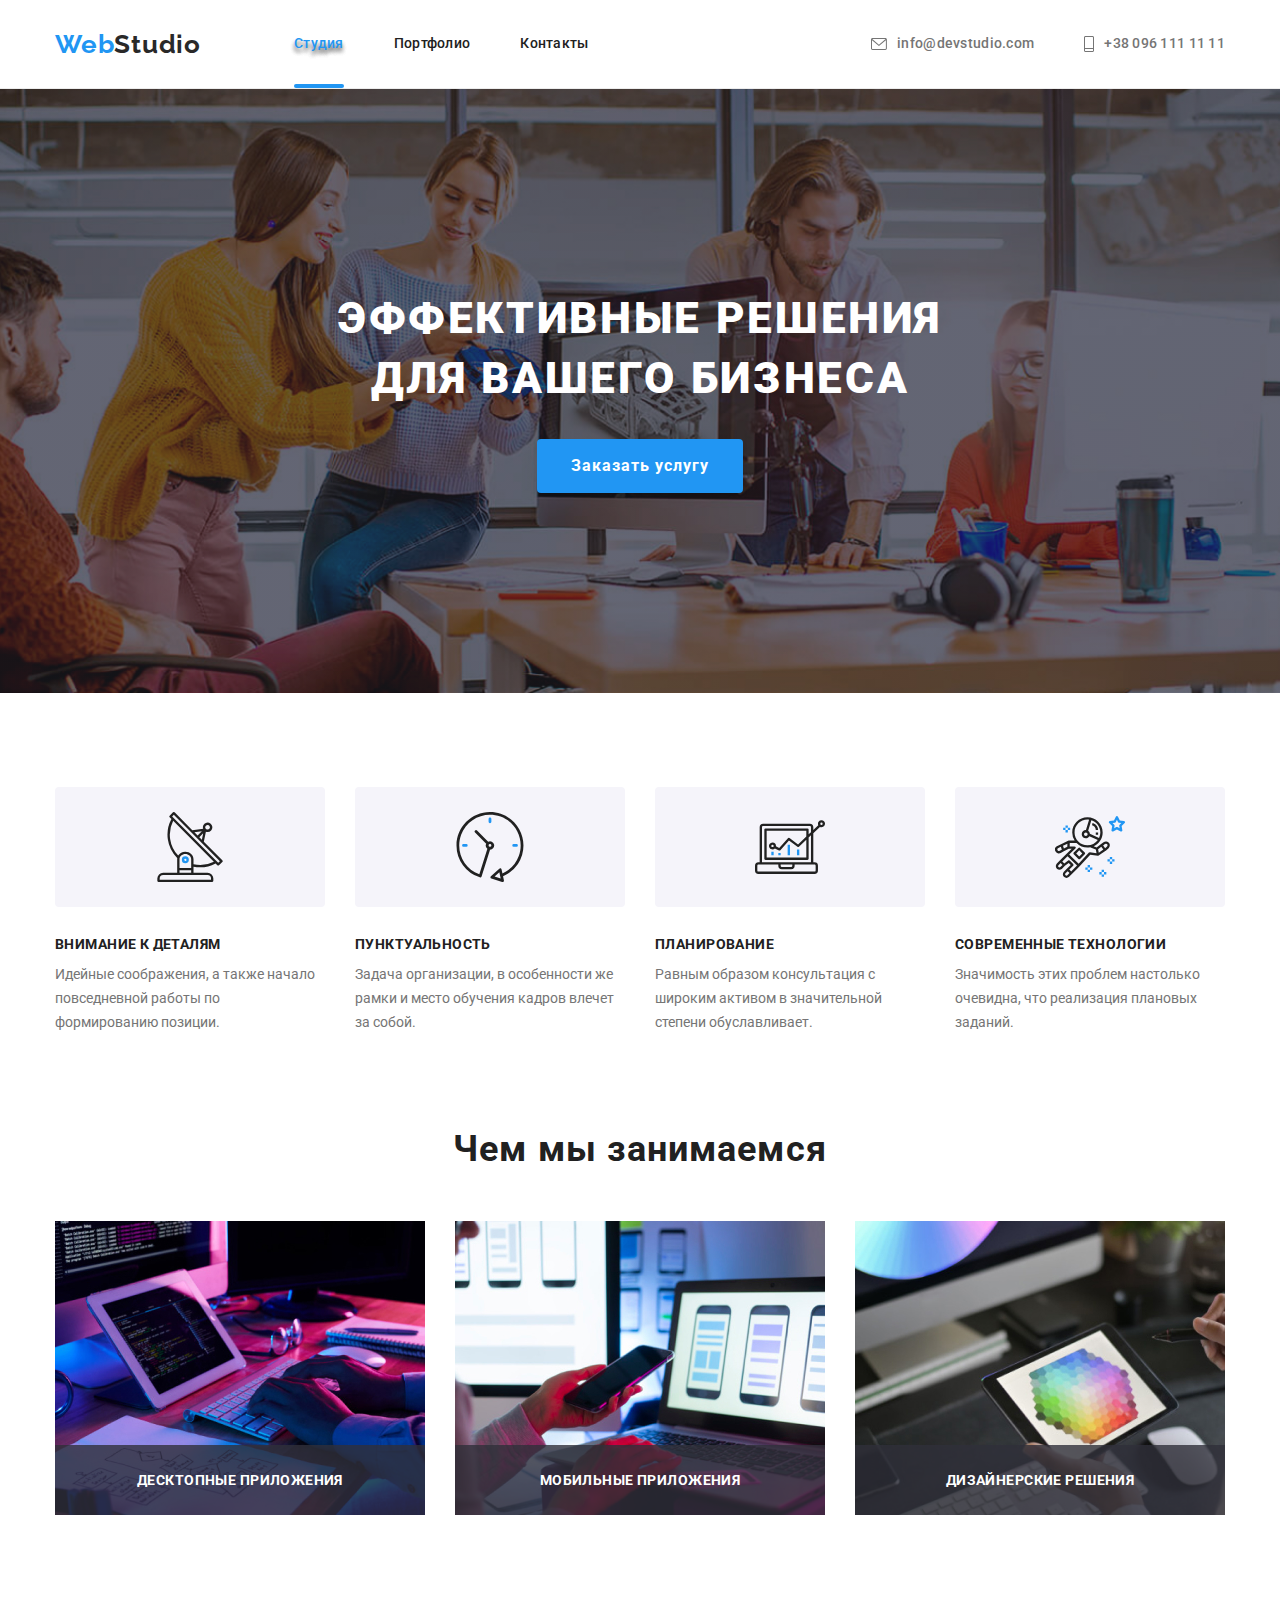
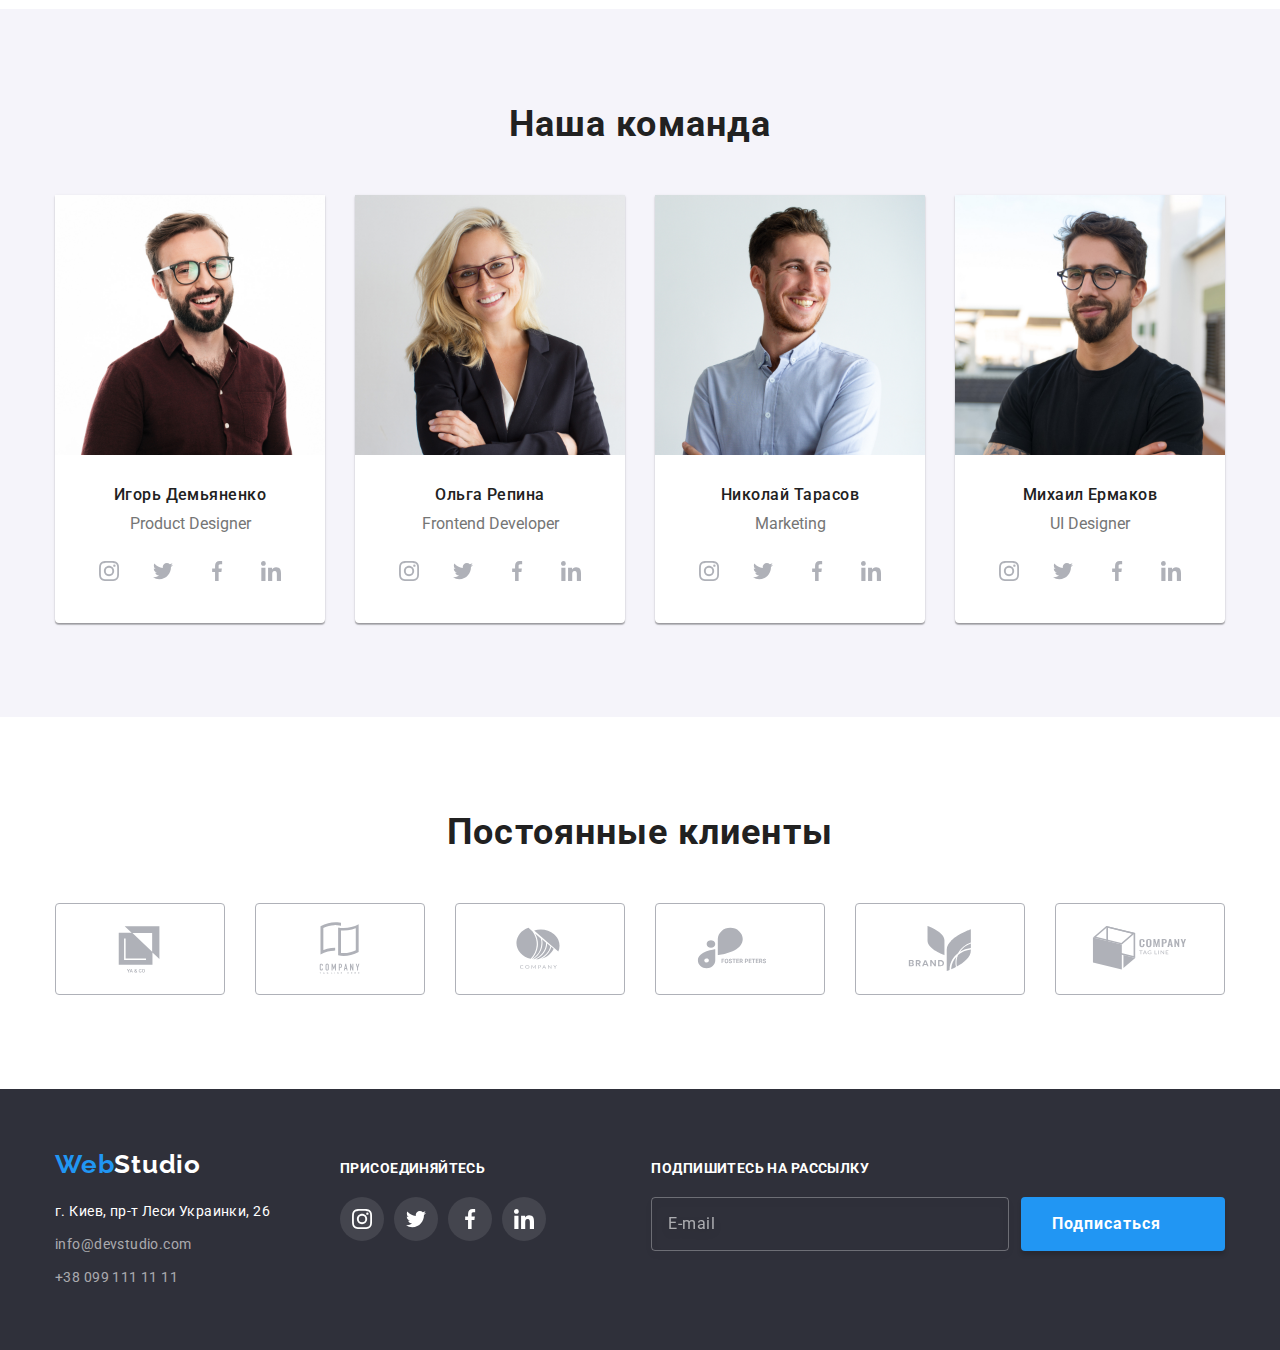
<file: index.html>
<!DOCTYPE html>
<html lang="ru">
  <head>
    <meta charset="UTF-8" />
    <meta http-equiv="X-UA-Compatible" content="IE=edge" />
    <meta name="viewport" content="width=device-width, initial-scale=1.0" />
    <link rel="preconnect" href="https://fonts.googleapis.com" />
    <link rel="preconnect" href="https://fonts.gstatic.com" crossorigin />
    <link
      href="https://fonts.googleapis.com/css2?family=Raleway:wght@700&family=Roboto:wght@400;500;700;900&display=swap"
      rel="stylesheet"
    />
    <!-- Normalize styles start -->
    <link
      rel="stylesheet"
      href="https://cdnjs.cloudflare.com/ajax/libs/modern-normalize/1.1.0/modern-normalize.min.css"
    />
    <!-- Normalize styles end -->
    <link rel="stylesheet" href="./css/main.min.css" />
    <title>Web Studio</title>
  </head>

  <body>
    <header class="header">
      <div class="header__container container">
        <a class="logo" href="./index.html"
          ><span class="logo-left" lang="en">Web</span
          ><span class="logo-right" lang="en">Studio</span></a
        >
        <nav class="pagination">
          <ul class="pagination__list list">
            <li class="pagination__item">
              <a class="pagination__link current" href="./index.html">Студия</a>
            </li>
            <li class="pagination__item">
              <a class="pagination__link" href="./portfolio.html">Портфолио</a>
            </li>
            <li class="pagination__item">
              <a class="pagination__link" href="">Контакты</a>
            </li>
          </ul>
        </nav>
        <div class="contacts">
          <ul class="contacts__list list">
            <li class="contacts__item">
              <a class="contacts__link" href="mailto:info@devstudio.com"
                ><svg class="contacts__icon" width="16" height="12">
                  <use href="./images/logo.svg#icon-mail"></use>
                </svg>
                info@devstudio.com</a
              >
            </li>
            <li class="contacts__item">
              <a class="contacts__link" href="tel:+380961111111"
                ><svg class="contacts__icon" width="10" height="16">
                  <use href="./images/logo.svg#icon-phone"></use>
                </svg>
                +38 096 111 11 11</a
              >
            </li>
          </ul>
        </div>
      </div>
    </header>
    <main>
      <!-- Секция Банер -->
      <section class="baner">
        <div class="baner__container container">
          <h1 class="baner__text">Эффективные решения для вашего бизнеса</h1>
          <button class="baner__btn" type="button" data-modal-open>
            Заказать услугу
          </button>
        </div>
      </section>

      <!-- Секция Наши особенности -->
      <section class="credo">
        <div class="container">
          <h2 hidden>Наши особенности</h2>
          <ul class="credo__list list">
            <li class="credo__item">
              <div class="credo__iconbox">
                <svg class="credo__iconsvg" width="70" height="70">
                  <use href="./images/logo.svg#icon-antenna"></use>
                </svg>
              </div>
              <h3 class="credo__title">Внимание к деталям</h3>
              <p class="credo__textstyle">
                Идейные соображения, а также начало повседневной работы по
                формированию позиции.
              </p>
            </li>
            <li class="credo__item">
              <div class="credo__iconbox">
                <svg class="credo__iconsvg" width="70" height="70">
                  <use href="./images/logo.svg#icon-clock"></use>
                </svg>
              </div>
              <h3 class="credo__title">Пунктуальность</h3>
              <p class="credo__textstyle">
                Задача организации, в особенности же рамки и место обучения
                кадров влечет за собой.
              </p>
            </li>
            <li class="credo__item">
              <div class="credo__iconbox">
                <svg class="credo__iconsvg" width="70" height="70">
                  <use href="./images/logo.svg#icon-diagram"></use>
                </svg>
              </div>
              <h3 class="credo__title">Планирование</h3>
              <p class="credo__textstyle">
                Равным образом консультация с широким активом в значительной
                степени обуславливает.
              </p>
            </li>
            <li class="credo__item">
              <div class="credo__iconbox">
                <svg class="credo__iconsvg" width="70" height="70">
                  <use href="./images/logo.svg#icon-astronaut"></use>
                </svg>
              </div>
              <h3 class="credo__title">Современные технологии</h3>
              <p class="credo__textstyle">
                Значимость этих проблем настолько очевидна, что реализация
                плановых заданий.
              </p>
            </li>
          </ul>
        </div>
      </section>
      <!-- Секция Наш профиль -->
      <section class="profile">
        <div class="container">
          <h2 class="profile__title title">Чем мы занимаемся</h2>
          <ul class="profile__list list">
            <li class="profile__item">
              <img
                src="./images/profiles/img.jpg"
                alt="программист работает на своем рабочем месте"
                width="370"
                height="294"
              />
              <p class="profile__label">десктопные приложения</p>
            </li>
            <li class="profile__item">
              <img
                src="./images/profiles/img-1.jpg"
                alt="разработка мобильных приложений командой разработчиков"
                width="370"
                height="294"
              />
              <p class="profile__label">мобильные приложения</p>
            </li>
            <li class="profile__item">
              <img
                src="./images/profiles/img-2.jpg"
                alt="Веб дизайнер выбирает цвет на графическом планшете"
                width="370"
                height="294"
              />
              <p class="profile__label">дизайнерские решения</p>
            </li>
          </ul>
        </div>
      </section>

      <!-- Секция Наша команда -->
      <section class="team">
        <div class="container">
          <h2 class="team__title title">Наша команда</h2>
          <ul class="team__list list">
            <li class="worker">
              <article class="worker__card">
                <div class="worker__foto">
                  <img
                    src="./images/team/img.jpg"
                    alt="Игорь Демьяненко"
                    width="270"
                    height="260"
                  />
                </div>
                <div class="worker__info">
                  <h3 class="worker__name">Игорь Демьяненко</h3>
                  <p class="worker__position" lang="en">Product Designer</p>
                  <div class="social">
                    <ul class="social__list list">
                      <li class="social__item">
                        <a
                          class="social__link"
                          href=""
                          target="_blank"
                          rel="noopener noreferrer"
                          aria-label="instagram"
                        >
                          <svg class="social__icon" width="20" height="20">
                            <use href="./images/logo.svg#icon-instagram"></use>
                          </svg>
                        </a>
                      </li>
                      <li class="social__item">
                        <a
                          class="social__link"
                          href=""
                          target="_blank"
                          rel="noopener noreferrer"
                          aria-label="twitter"
                        >
                          <svg class="social__icon" width="20" height="20">
                            <use href="./images/logo.svg#icon-twitter"></use>
                          </svg>
                        </a>
                      </li>
                      <li class="social__item">
                        <a
                          class="social__link"
                          href=""
                          target="_blank"
                          rel="noopener noreferrer"
                          aria-label="facebook"
                        >
                          <svg class="social__icon" width="20" height="20">
                            <use href="./images/logo.svg#icon-facebook"></use>
                          </svg>
                        </a>
                      </li>
                      <li class="social__item">
                        <a
                          class="social__link"
                          href=""
                          target="_blank"
                          rel="noopener noreferrer"
                          aria-label="linkedin"
                        >
                          <svg class="social__icon" width="20" height="20">
                            <use href="./images/logo.svg#icon-linkedin"></use>
                          </svg>
                        </a>
                      </li>
                    </ul>
                  </div>
                </div>
              </article>
            </li>
            <li class="worker">
              <article class="worker__card">
                <div class="worker__foto">
                  <img
                    src="./images/team/img-1.jpg"
                    alt="Ольга Репина"
                    width="270"
                    height="260"
                  />
                </div>
                <div class="worker__info">
                  <h3 class="worker__name">Ольга Репина</h3>
                  <p class="worker__position" lang="en">Frontend Developer</p>
                  <div class="social">
                    <ul class="social__list list">
                      <li class="social__item">
                        <a
                          class="social__link"
                          href=""
                          target="_blank"
                          rel="noopener noreferrer"
                          aria-label="instagram"
                        >
                          <svg class="social__icon" width="20" height="20">
                            <use href="./images/logo.svg#icon-instagram"></use>
                          </svg>
                        </a>
                      </li>
                      <li class="social__item">
                        <a
                          class="social__link"
                          href=""
                          target="_blank"
                          rel="noopener noreferrer"
                          aria-label="twitter"
                        >
                          <svg class="social__icon" width="20" height="20">
                            <use href="./images/logo.svg#icon-twitter"></use>
                          </svg>
                        </a>
                      </li>
                      <li class="social__item">
                        <a
                          class="social__link"
                          href=""
                          target="_blank"
                          rel="noopener noreferrer"
                          aria-label="facebook"
                        >
                          <svg class="social__icon" width="20" height="20">
                            <use href="./images/logo.svg#icon-facebook"></use>
                          </svg>
                        </a>
                      </li>
                      <li class="social__item">
                        <a
                          class="social__link"
                          href=""
                          target="_blank"
                          rel="noopener noreferrer"
                          aria-label="linkedin"
                        >
                          <svg class="social__icon" width="20" height="20">
                            <use href="./images/logo.svg#icon-linkedin"></use>
                          </svg>
                        </a>
                      </li>
                    </ul>
                  </div>
                </div>
              </article>
            </li>
            <li class="worker">
              <article class="worker__card">
                <div class="worker__foto">
                  <img
                    src="./images/team/img-2.jpg"
                    alt="Николай Тарасов"
                    width="270"
                    height="260"
                  />
                </div>
                <div class="worker__info">
                  <h3 class="worker__name">Николай Тарасов</h3>
                  <p class="worker__position" lang="en">Marketing</p>
                  <div class="social">
                    <ul class="social__list list">
                      <li class="social__item">
                        <a
                          class="social__link"
                          href=""
                          target="_blank"
                          rel="noopener noreferrer"
                          aria-label="instagram"
                        >
                          <svg class="social__icon" width="20" height="20">
                            <use href="./images/logo.svg#icon-instagram"></use>
                          </svg>
                        </a>
                      </li>
                      <li class="social__item">
                        <a
                          class="social__link"
                          href=""
                          target="_blank"
                          rel="noopener noreferrer"
                          aria-label="twitter"
                        >
                          <svg class="social__icon" width="20" height="20">
                            <use href="./images/logo.svg#icon-twitter"></use>
                          </svg>
                        </a>
                      </li>
                      <li class="social__item">
                        <a
                          class="social__link"
                          href=""
                          target="_blank"
                          rel="noopener noreferrer"
                          aria-label="facebook"
                        >
                          <svg class="social__icon" width="20" height="20">
                            <use href="./images/logo.svg#icon-facebook"></use>
                          </svg>
                        </a>
                      </li>
                      <li class="social__item">
                        <a
                          class="social__link"
                          href=""
                          target="_blank"
                          rel="noopener noreferrer"
                          aria-label="linkedin"
                        >
                          <svg class="social__icon" width="20" height="20">
                            <use href="./images/logo.svg#icon-linkedin"></use>
                          </svg>
                        </a>
                      </li>
                    </ul>
                  </div>
                </div>
              </article>
            </li>
            <li class="worker">
              <article class="worker__card">
                <div class="worker__foto">
                  <img
                    src="./images/team/img-3.jpg"
                    alt="Михаил Ермаков"
                    width="270"
                    height="260"
                  />
                </div>
                <div class="worker__info">
                  <h3 class="worker__name">Михаил Ермаков</h3>
                  <p class="worker__position" lang="en">UI Designer</p>
                  <div class="social">
                    <ul class="social__list list">
                      <li class="social__item">
                        <a
                          class="social__link"
                          href=""
                          target="_blank"
                          rel="noopener noreferrer"
                          aria-label="instagram"
                        >
                          <svg class="social__icon" width="20" height="20">
                            <use href="./images/logo.svg#icon-instagram"></use>
                          </svg>
                        </a>
                      </li>
                      <li class="social__item">
                        <a
                          class="social__link"
                          href=""
                          target="_blank"
                          rel="noopener noreferrer"
                          aria-label="twitter"
                        >
                          <svg class="social__icon" width="20" height="20">
                            <use href="./images/logo.svg#icon-twitter"></use>
                          </svg>
                        </a>
                      </li>
                      <li class="social__item">
                        <a
                          class="social__link"
                          href=""
                          target="_blank"
                          rel="noopener noreferrer"
                          aria-label="facebook"
                        >
                          <svg class="social__icon" width="20" height="20">
                            <use href="./images/logo.svg#icon-facebook"></use>
                          </svg>
                        </a>
                      </li>
                      <li class="social__item">
                        <a
                          class="social__link"
                          href=""
                          target="_blank"
                          rel="noopener noreferrer"
                          aria-label="linkedin"
                        >
                          <svg class="social__icon" width="20" height="20">
                            <use href="./images/logo.svg#icon-linkedin"></use>
                          </svg>
                        </a>
                      </li>
                    </ul>
                  </div>
                </div>
              </article>
            </li>
          </ul>
        </div>
      </section>

      <!-- Постоянные клиенты -->
      <section class="customers">
        <div class="container">
          <h2 class="customers__title title">Постоянные клиенты</h2>
          <ul class="customers__list list">
            <li class="customers__card">
              <a
                class="customers__link"
                href=""
                target="_blank"
                rel="noopener noreferrer"
                aria-label="customer"
              >
                <svg class="customers__icon" width="106" height="60">
                  <use href="./images/logo.svg#icon-client-1"></use>
                </svg>
              </a>
            </li>
            <li class="customers__card">
              <a
                class="customers__link"
                href=""
                target="_blank"
                rel="noopener noreferrer"
                aria-label="customer"
              >
                <svg class="customers__icon" width="106" height="60">
                  <use href="./images/logo.svg#icon-client-2"></use>
                </svg>
              </a>
            </li>
            <li class="customers__card">
              <a
                class="customers__link"
                href=""
                target="_blank"
                rel="noopener noreferrer"
                aria-label="customer"
              >
                <svg class="customers__icon" width="106" height="60">
                  <use xlink:href="./images/logo.svg#icon-client-3"></use>
                </svg>
              </a>
            </li>
            <li class="customers__card">
              <a
                class="customers__link"
                href=""
                target="_blank"
                rel="noopener noreferrer"
                aria-label="customer"
              >
                <svg class="customers__icon" width="106" height="60">
                  <use xlink:href="./images/logo.svg#icon-client-4"></use>
                </svg>
              </a>
            </li>
            <li class="customers__card">
              <a
                class="customers__link"
                href=""
                target="_blank"
                rel="noopener noreferrer"
                aria-label="customer"
              >
                <svg class="customers__icon" width="106" height="60">
                  <use xlink:href="./images/logo.svg#icon-client-5"></use>
                </svg>
              </a>
            </li>
            <li class="customers__card">
              <a
                class="customers__link"
                href=""
                target="_blank"
                rel="noopener noreferrer"
                aria-label="customer"
              >
                <svg class="customers__icon" width="106" height="60">
                  <use xlink:href="./images/logo.svg#icon-client-6"></use>
                </svg>
              </a>
            </li>
          </ul>
        </div>
      </section>
    </main>
    <footer class="footer">
      <div class="footer__container container">
        <div class="sidebar">
          <a class="logo" href="./index.html"
            ><span class="logo-left" lang="en">Web</span
            ><span class="footerlogo-right" lang="en">Studio</span></a
          >
          <address class="adress">
            <ul class="adress__list list">
              <li class="adress__item">
                <a
                  class="adress__link adress__link--google"
                  href="https://goo.gl/maps/45dkTTZUXiDFG3Hn6"
                  >г. Киев, пр-т Леси Украинки, 26</a
                >
              </li>
              <li class="adress__item">
                <a
                  class="adress__link adress__link--mail"
                  href="mailto:info@devstudio.com"
                  >info@devstudio.com</a
                >
              </li>
              <li class="adress__item">
                <a
                  class="adress__link adress__link--tel"
                  href="tel:+380991111111"
                  >+38 099 111 11 11</a
                >
              </li>
            </ul>
          </address>
        </div>
        <div class="social">
          <h2 class="social__title">присоединяйтесь</h2>
          <ul class="social__list list">
            <li>
              <a
                class="social__link social__link--footer"
                href=""
                target="_blank"
                rel="noopener noreferrer"
                aria-label="instagram"
              >
                <svg class="social__icon" width="20" height="20">
                  <use href="./images/logo.svg#icon-instagram"></use>
                </svg>
              </a>
            </li>
            <li>
              <a
                class="social__link social__link--footer"
                href=""
                target="_blank"
                rel="noopener noreferrer"
                aria-label="twitter"
              >
                <svg class="social__icon" width="20" height="20">
                  <use href="./images/logo.svg#icon-twitter"></use>
                </svg>
              </a>
            </li>
            <li>
              <a
                class="social__link social__link--footer"
                href=""
                target="_blank"
                rel="noopener noreferrer"
                aria-label="facebook"
              >
                <svg class="social__icon" width="20" height="20">
                  <use href="./images/logo.svg#icon-facebook"></use>
                </svg>
              </a>
            </li>
            <li>
              <a
                class="social__link social__link--footer"
                href=""
                target="_blank"
                rel="noopener noreferrer"
                aria-label="linkedin"
              >
                <svg class="social__icon" width="20" height="20">
                  <use href="./images/logo.svg#icon-linkedin"></use>
                </svg>
              </a>
            </li>
          </ul>
        </div>
        <div class="mailbox">
          <h2 class="mailbox__title">подпишитесь на рассылку</h2>
          <form action="javascript:void(0);">
            <div class="mailbox__block">
              <input
                class="mailbox__input"
                type="email"
                name="footer-mail-input"
                placeholder="E-mail"
              />
              <div class="mailbox__btn-container">
                <button class="mailbox__btn" type="submit">Подписаться</button>
                <svg class="mailbox__icon" width="24" height="24">
                  <use href="./images/logo.svg#icon-airplane-btn"></use>
                </svg>
              </div>
            </div>
          </form>
        </div>
      </div>
    </footer>

    <!-- Модальное окно -->
    <div class="backdrop is-hidden" data-modal>
      <div class="modal">
        <button class="close-btn" type="button" data-modal-close>
          <svg width="18" height="18">
            <use href="./images/logo.svg#icon-close-btn"></use>
          </svg>
        </button>
        <form action="javascript:void(0);">
          <div class="modal__interactive">
            <strong class="modal__main-title"
              >Оставьте свои данные, мы вам перезвоним</strong
            >
            <label class="labelbox">
              <span class="labelbox__title">Имя</span>
              <input
                class="labelbox__input"
                type="text"
                name="modal-input-name"
                minlength="2"
                required
              />
              <svg class="labelbox__icon" width="18" height="18">
                <use href="./images/logo.svg#icon-person-logo"></use>
              </svg>
            </label>
            <label class="labelbox">
              <span class="labelbox__title">Телефон</span>
              <input
                class="labelbox__input"
                type="tel"
                name="modal-input-phone"
              />
              <svg class="labelbox__icon" width="18" height="18">
                <use href="./images/logo.svg#icon-sendphone-logo"></use>
              </svg>
            </label>
            <label class="labelbox">
              <span class="labelbox__title">Почта</span>
              <input
                class="labelbox__input"
                type="email"
                name="modal-input-email"
                required
              />
              <svg class="labelbox__icon" width="18" height="18">
                <use href="./images/logo.svg#icon-sendmail-logo"></use>
              </svg>
            </label>
            <label class="labelbox message-form">
              <span class="labelbox__title">Комментарий</span>
              <textarea
                class="labelbox__input labelbox-textarea"
                name="comment-box"
                rows="5"
                placeholder="Введите текст"
              ></textarea>
            </label>
            <!-- Checkbox on modal window  -->
            <label class="checkbox">
              <input
                class="checkbox__input visually-hidden"
                type="checkbox"
                name="terms-agreement"
                checked
                required
              />
              <span class="checkbox__custom">
                <svg class="checkbox__icon" width="11" height="8">
                  <use href="./images/logo.svg#icon-checkbox"></use>
                </svg>
              </span>
              <span class="checkbox__agreement"
                >Соглашаюсь с рассылкой и принимаю
              </span>
              <a href=""
                ><span class="checkbox__agreement checkbox__agreement--style"
                  >Условия договора</span
                ></a
              >
            </label>
            <button class="modal__submit-btn" type="submit">Отправить</button>
          </div>
        </form>
      </div>
    </div>

    <script src="./js/modal.js"></script>
  </body>
</html>
</file>
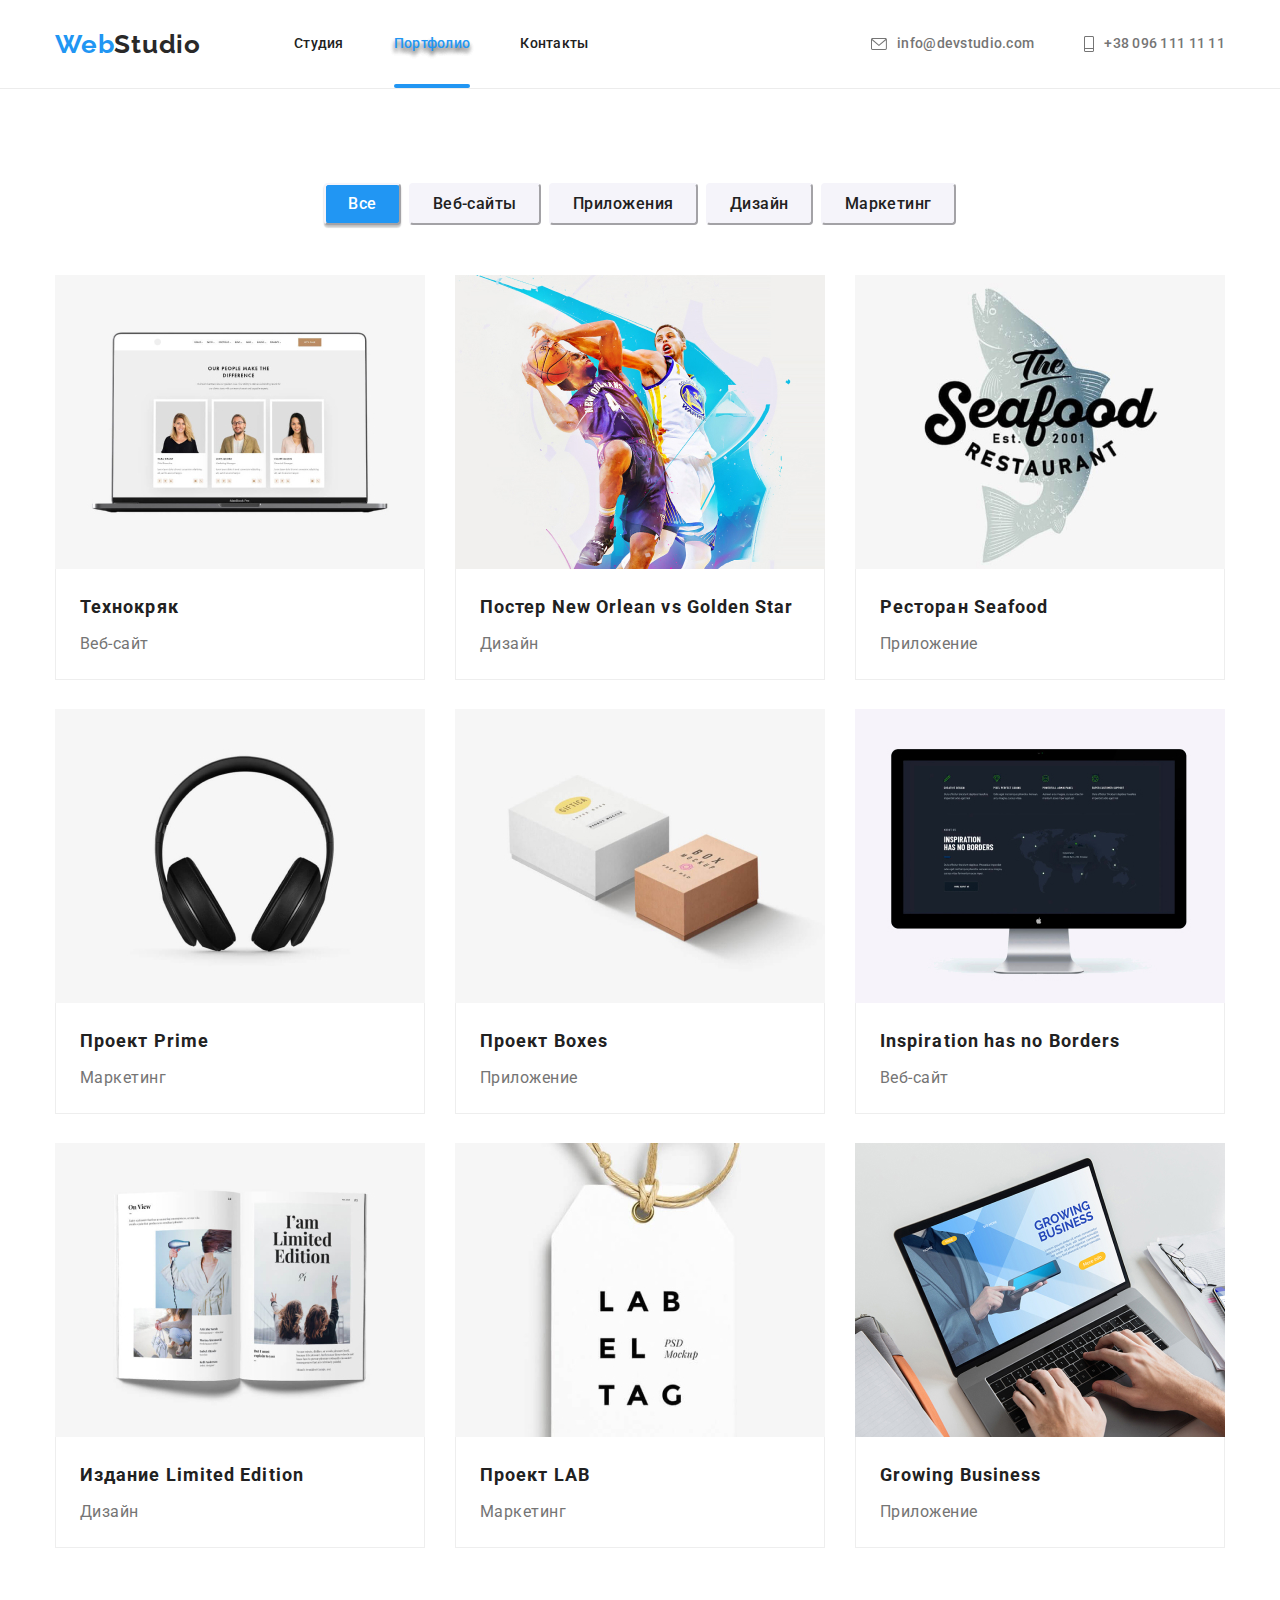
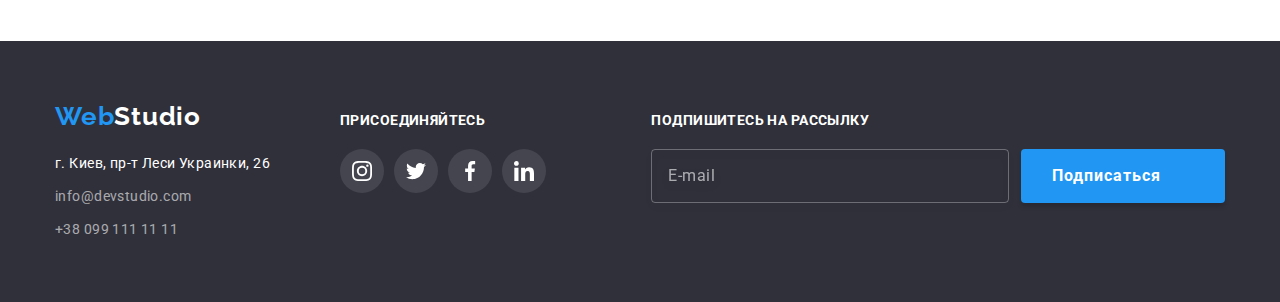
<file: portfolio.html>
<!DOCTYPE html>
<html lang="ru">
  <head>
    <meta charset="UTF-8" />
    <meta http-equiv="X-UA-Compatible" content="IE=edge" />
    <meta name="viewport" content="width=device-width, initial-scale=1.0" />
    <link rel="preconnect" href="https://fonts.googleapis.com" />
    <link rel="preconnect" href="https://fonts.gstatic.com" crossorigin />
    <link
      href="https://fonts.googleapis.com/css2?family=Raleway:wght@700&family=Roboto:wght@400;500;700;900&display=swap"
      rel="stylesheet"
    />
    <!-- Normalize styles start -->
    <link
      rel="stylesheet"
      href="https://cdnjs.cloudflare.com/ajax/libs/modern-normalize/1.1.0/modern-normalize.min.css"
    />
    <!-- Normalize styles end -->
    <link rel="stylesheet" href="./css/main.min.css" />
    <title>Our Portfolio</title>
  </head>
  <body>
    <header class="header">
      <div class="header__container container">
        <a class="logo" href="./index.html"
          ><span class="logo-left" lang="en">Web</span
          ><span class="logo-right" lang="en">Studio</span></a
        >
        <nav class="pagination">
          <ul class="pagination__list list">
            <li class="pagination__item">
              <a class="pagination__link" href="./index.html">Студия</a>
            </li>
            <li class="pagination__item">
              <a class="pagination__link current" href="./portfolio.html"
                >Портфолио</a
              >
            </li>
            <li class="pagination__item">
              <a class="pagination__link" href="">Контакты</a>
            </li>
          </ul>
        </nav>
        <div class="contacts">
          <ul class="contacts__list list">
            <li class="contacts__item">
              <a class="contacts__link" href="mailto:info@devstudio.com"
                ><svg class="contacts__icon" width="16" height="12">
                  <use href="./images/logo.svg#icon-mail"></use>
                </svg>
                info@devstudio.com</a
              >
            </li>
            <li class="contacts__item">
              <a class="contacts__link" href="tel:+380961111111"
                ><svg class="contacts__icon" width="10" height="16">
                  <use href="./images/logo.svg#icon-phone"></use>
                </svg>
                +38 096 111 11 11</a
              >
            </li>
          </ul>
        </div>
      </div>
    </header>
    <main>
      <section class="portfolio">
        <div class="container">
          <h1 hidden>Наше портфолио</h1>
          <ul class="filter list">
            <li class="filter__item">
              <button class="btm-all filter__btm active" type="button">
                Все
              </button>
            </li>
            <li class="filter__item">
              <button class="btm-web filter__btm" type="button">
                Веб-сайты
              </button>
            </li>
            <li class="filter__item">
              <button class="btm-application filter__btm" type="button">
                Приложения
              </button>
            </li>
            <li class="filter__item">
              <button class="btm-disign filter__btm" type="button">
                Дизайн
              </button>
            </li>
            <li class="filter__item">
              <button class="btm-marketing filter__btm" type="button">
                Маркетинг
              </button>
            </li>
          </ul>
          <ul class="job list">
            <li class="job__item">
              <article class="job__element">
                <div class="job__img">
                  <img
                    src="./images/portfolio/img-prfl.jpg"
                    alt="Технокряк"
                    width="370"
                    height="294"
                  />
                  <div class="overlay">
                    <p class="overlay__title">
                      Ресурс предлагает комплексные предложения с разным уровнем
                      функционала и сервисов. Все это позволит посетителю
                      получить исчерпывающие сведения о компании или частном
                      лице.
                    </p>
                  </div>
                </div>
                <div class="job__content">
                  <h2 class="job__name">Технокряк</h2>
                  <p class="job__type">Веб-сайт</p>
                </div>
              </article>
            </li>
            <li class="job__item">
              <article class="job__element">
                <div class="job__img">
                  <img
                    src="./images/portfolio/img-prfl-1.jpg"
                    alt="Постер New Orlean vs Golden Star"
                    width="370"
                    height="294"
                  />
                  <div class="overlay">
                    <p class="overlay__title">
                      Ресурс предлагает комплексные предложения с разным уровнем
                      функционала и сервисов. Все это позволит посетителю
                      получить исчерпывающие сведения о компании или частном
                      лице.
                    </p>
                  </div>
                </div>
                <div class="job__content">
                  <h2 class="job__name">
                    Постер <span lang="en">New Orlean vs Golden Star</span>
                  </h2>
                  <p class="job__type">Дизайн</p>
                </div>
              </article>
            </li>
            <li class="job__item">
              <article class="job__element">
                <div class="job__img">
                  <img
                    src="./images/portfolio/img-prfl-2.jpg"
                    alt="Ресторан Seafood"
                    width="370"
                    height="294"
                  />
                  <div class="overlay">
                    <p class="overlay__title">
                      Ресурс предлагает комплексные предложения с разным уровнем
                      функционала и сервисов. Все это позволит посетителю
                      получить исчерпывающие сведения о компании или частном
                      лице.
                    </p>
                  </div>
                </div>
                <div class="job__content">
                  <h2 class="job__name">
                    Ресторан <span lang="en">Seafood</span>
                  </h2>
                  <p class="job__type">Приложение</p>
                </div>
              </article>
            </li>
            <li class="job__item">
              <article class="job__element">
                <div class="job__img">
                  <img
                    src="./images/portfolio/img-prfl-3.jpg"
                    alt="Проект Prime"
                    width="370"
                    height="294"
                  />
                  <div class="overlay">
                    <p class="overlay__title">
                      Ресурс предлагает комплексные предложения с разным уровнем
                      функционала и сервисов. Все это позволит посетителю
                      получить исчерпывающие сведения о компании или частном
                      лице.
                    </p>
                  </div>
                </div>
                <div class="job__content">
                  <h2 class="job__name">Проект <span lang="en">Prime</span></h2>
                  <p class="job__type">Маркетинг</p>
                </div>
              </article>
            </li>
            <li class="job__item">
              <article class="job__element">
                <div class="job__img">
                  <img
                    src="./images/portfolio/img-prfl-4.jpg"
                    alt="Проект Boxes"
                    width="370"
                    height="294"
                  />
                  <div class="overlay">
                    <p class="overlay__title">
                      Ресурс предлагает комплексные предложения с разным уровнем
                      функционала и сервисов. Все это позволит посетителю
                      получить исчерпывающие сведения о компании или частном
                      лице.
                    </p>
                  </div>
                </div>
                <div class="job__content">
                  <h2 class="job__name">Проект <span lang="en">Boxes</span></h2>
                  <p class="job__type">Приложение</p>
                </div>
              </article>
            </li>
            <li class="job__item">
              <article class="job__element">
                <div class="job__img">
                  <img
                    src="./images/portfolio/img-prfl-5.jpg"
                    alt="Inspiration has no Borders"
                    width="370"
                    height="294"
                  />
                  <div class="overlay">
                    <p class="overlay__title">
                      Ресурс предлагает комплексные предложения с разным уровнем
                      функционала и сервисов. Все это позволит посетителю
                      получить исчерпывающие сведения о компании или частном
                      лице.
                    </p>
                  </div>
                </div>
                <div class="job__content">
                  <h2 class="job__name" lang="en">
                    Inspiration has no Borders
                  </h2>
                  <p class="job__type">Веб-сайт</p>
                </div>
              </article>
            </li>
            <li class="job__item">
              <article class="job__element">
                <div class="job__img">
                  <img
                    src="./images/portfolio/img-prfl-6.jpg"
                    alt="Издание Limited Edition"
                    width="370"
                    height="294"
                  />
                  <div class="overlay">
                    <p class="overlay__title">
                      Ресурс предлагает комплексные предложения с разным уровнем
                      функционала и сервисов. Все это позволит посетителю
                      получить исчерпывающие сведения о компании или частном
                      лице.
                    </p>
                  </div>
                </div>
                <div class="job__content">
                  <h2 class="job__name">
                    Издание <span lang="en">Limited Edition</span>
                  </h2>
                  <p class="job__type">Дизайн</p>
                </div>
              </article>
            </li>
            <li class="job__item">
              <article class="job__element">
                <div class="job__img">
                  <img
                    src="./images/portfolio/img-prfl-7.jpg"
                    alt="Проект LAB"
                    width="370"
                    height="294"
                  />
                  <div class="overlay">
                    <p class="overlay__title">
                      Ресурс предлагает комплексные предложения с разным уровнем
                      функционала и сервисов. Все это позволит посетителю
                      получить исчерпывающие сведения о компании или частном
                      лице.
                    </p>
                  </div>
                </div>
                <div class="job__content">
                  <h2 class="job__name">Проект <span lang="en">LAB</span></h2>
                  <p class="job__type">Маркетинг</p>
                </div>
              </article>
            </li>
            <li class="job__item">
              <article class="job__element">
                <div class="job__img">
                  <img
                    src="./images/portfolio/img-prfl-8.jpg"
                    alt="Growing Business"
                    width="370"
                    height="294"
                  />
                  <div class="overlay">
                    <p class="overlay__title">
                      Ресурс предлагает комплексные предложения с разным уровнем
                      функционала и сервисов. Все это позволит посетителю
                      получить исчерпывающие сведения о компании или частном
                      лице.
                    </p>
                  </div>
                </div>
                <div class="job__content">
                  <h2 class="job__name" lang="en">Growing Business</h2>
                  <p class="job__type">Приложение</p>
                </div>
              </article>
            </li>
          </ul>
        </div>
      </section>
    </main>
    <footer class="footer">
      <div class="footer__container container">
        <div class="sidebar">
          <a class="logo" href="./index.html"
            ><span class="logo-left" lang="en">Web</span
            ><span class="footerlogo-right" lang="en">Studio</span></a
          >
          <address class="adress">
            <ul class="adress__list list">
              <li class="adress__item">
                <a
                  class="adress__link adress__link--google"
                  href="https://goo.gl/maps/45dkTTZUXiDFG3Hn6"
                  >г. Киев, пр-т Леси Украинки, 26</a
                >
              </li>
              <li class="adress__item">
                <a
                  class="adress__link adress__link--mail"
                  href="mailto:info@devstudio.com"
                  >info@devstudio.com</a
                >
              </li>
              <li class="adress__item">
                <a
                  class="adress__link adress__link--tel"
                  href="tel:+380991111111"
                  >+38 099 111 11 11</a
                >
              </li>
            </ul>
          </address>
        </div>
        <div class="social">
          <h2 class="social__title">присоединяйтесь</h2>
          <ul class="social__list list">
            <li>
              <a
                class="social__link social__link--footer"
                href=""
                target="_blank"
                rel="noopener noreferrer"
                aria-label="instagram"
              >
                <svg class="social__icon" width="20" height="20">
                  <use href="./images/logo.svg#icon-instagram"></use>
                </svg>
              </a>
            </li>
            <li>
              <a
                class="social__link social__link--footer"
                href=""
                target="_blank"
                rel="noopener noreferrer"
                aria-label="twitter"
              >
                <svg class="social__icon" width="20" height="20">
                  <use href="./images/logo.svg#icon-twitter"></use>
                </svg>
              </a>
            </li>
            <li>
              <a
                class="social__link social__link--footer"
                href=""
                target="_blank"
                rel="noopener noreferrer"
                aria-label="facebook"
              >
                <svg class="social__icon" width="20" height="20">
                  <use href="./images/logo.svg#icon-facebook"></use>
                </svg>
              </a>
            </li>
            <li>
              <a
                class="social__link social__link--footer"
                href=""
                target="_blank"
                rel="noopener noreferrer"
                aria-label="linkedin"
              >
                <svg class="social__icon" width="20" height="20">
                  <use href="./images/logo.svg#icon-linkedin"></use>
                </svg>
              </a>
            </li>
          </ul>
        </div>
        <div class="mailbox">
          <h2 class="mailbox__title">подпишитесь на рассылку</h2>
          <form action="javascript:void(0);">
            <div class="mailbox__block">
              <input
                class="mailbox__input"
                type="email"
                name="footer-mail-input"
                placeholder="E-mail"
              />
              <div class="mailbox__btn-container">
                <button class="mailbox__btn" type="submit">Подписаться</button>
                <svg class="mailbox__icon" width="24" height="24">
                  <use href="./images/logo.svg#icon-airplane-btn"></use>
                </svg>
              </div>
            </div>
          </form>
        </div>
      </div>
    </footer>
  </body>
</html>
</file>
<file: css/main.min.css>
:root{--second-font: "Raleway";--most-used-font-size: 14px;--akcent-color: #2196f3;--background-btn-color: #188ce8;--akcent-color-rgb: 33, 150, 243;--akcent-light-color: #ffffff;--title-color: #212121;--article-color: #757575;--not-active-btm-color: #f5f4fa;--baner-color: #2f303a;--not-active-icon-color: #afb1b8;--footer-dark-txt: rgba(255, 255, 255, 0.6);--popular-shadow: 0px 4px 4px rgba(0, 0, 0, 0.15);--animation-time: 250ms;--animation-type: cubic-bezier(0.4, 0, 0.2, 1)}.backdrop{position:fixed;top:0;left:0;z-index:1000;width:100%;height:100%;background-color:rgba(0,0,0,.2);opacity:1;visibility:visible;pointer-events:initial;cursor:not-allowed;-webkit-transition-property:opacity,visibility,-webkit-transform;transition-property:opacity,visibility,-webkit-transform;transition-property:opacity,visibility,transform;transition-property:opacity,visibility,transform,-webkit-transform;-webkit-transition-duration:300ms;transition-duration:300ms;-webkit-transition-timing-function:linear;transition-timing-function:linear}.backdrop.is-hidden{opacity:0;visibility:hidden;pointer-events:none;-webkit-transform:translate(0%, -100%);transform:translate(0%, -100%)}.visually-hidden{position:absolute;white-space:nowrap;width:1px;height:1px;overflow:hidden;border:0;padding:0;clip:rect(0 0 0 0);-webkit-clip-path:inset(50%);clip-path:inset(50%);margin:-1px}body{font-family:"Roboto",sans-serif;font-size:var(--most-used-font-size);color:var(--title-color)}.title{font-style:normal;font-weight:700;font-size:36px;line-height:1.17;letter-spacing:.03em}h1,h2,h3,h4,p{margin:0px}img{display:block;max-width:100%;height:auto}.list{list-style:none;margin:0px;padding:0px}a{text-decoration:none}.container{width:1200px;padding-left:15px;padding-right:15px;margin-left:auto;margin-right:auto}.logo{font-family:var(--second-font),sans-serif;font-weight:700;font-size:26px;line-height:1.19;letter-spacing:.03em;text-decoration:none}.logo-left{color:var(--akcent-color)}.logo-right{color:#292929}.footerlogo-right{color:var(--akcent-light-color)}.pagination__list{display:-webkit-box;display:-ms-flexbox;display:flex;margin-left:93px;padding-left:0px}.pagination__link{display:block;padding-top:32px;padding-bottom:32px;color:var(--title-color);-webkit-transition:color var(--animation-time) var(--animation-type);transition:color var(--animation-time) var(--animation-type)}.pagination__link:focus,.pagination__link:hover{color:var(--akcent-color)}.pagination__item{font-weight:500;line-height:1.71;letter-spacing:.02em}.pagination__item:not(:last-child){margin-right:50px}.contacts{margin-left:auto}.contacts__list{display:-webkit-box;display:-ms-flexbox;display:flex;padding-left:0px}.contacts__icon{fill:currentColor;margin-right:10px}.contacts__link{display:-webkit-box;display:-ms-flexbox;display:flex;padding-top:32px;padding-bottom:32px;color:var(--article-color);-webkit-box-align:center;-ms-flex-align:center;align-items:center;-webkit-transition:color var(--animation-time) var(--animation-type);transition:color var(--animation-time) var(--animation-type)}.contacts__link:focus,.contacts__link:hover{color:var(--akcent-color)}.contacts__item{font-weight:500;line-height:1.71;letter-spacing:.02em}.contacts__item:not(:last-child){margin-right:50px}.worker{background:var(--akcent-light-color);-webkit-box-shadow:0px 1px 3px rgba(0,0,0,.12),0px 1px 1px rgba(0,0,0,.14),0px 2px 1px rgba(0,0,0,.2);box-shadow:0px 1px 3px rgba(0,0,0,.12),0px 1px 1px rgba(0,0,0,.14),0px 2px 1px rgba(0,0,0,.2);border-radius:0px 0px 4px 4px}.worker__info{padding:30px 0px}.worker__name{font-style:normal;font-weight:500;font-size:16px;line-height:1.19;letter-spacing:.03em;text-align:center;margin-bottom:10px}.worker__position{font-style:normal;font-weight:400;font-size:16px;line-height:1.19;color:var(--article-color);text-align:center;margin-bottom:16px}.social__list{display:-webkit-box;display:-ms-flexbox;display:flex;-webkit-box-pack:center;-ms-flex-pack:center;justify-content:center;gap:10px}.social__icon{fill:currentColor}.social__title{font-style:normal;font-weight:700;font-size:14px;line-height:1.14;letter-spacing:.03em;text-transform:uppercase;margin:12px 0px 20px;-webkit-user-select:none;-moz-user-select:none;-ms-user-select:none;user-select:none;color:var(--akcent-light-color)}.social__link{display:-webkit-box;display:-ms-flexbox;display:flex;-webkit-box-align:center;-ms-flex-align:center;align-items:center;-webkit-box-pack:center;-ms-flex-pack:center;justify-content:center;width:44px;height:44px;color:var(--not-active-icon-color);background-color:var(--akcent-light-color);border-radius:50%;-webkit-transition-property:color,background-color;transition-property:color,background-color;-webkit-transition-duration:var(--animation-time);transition-duration:var(--animation-time);-webkit-transition-timing-function:var(--animation-type);transition-timing-function:var(--animation-type)}.social__link--footer{color:var(--akcent-light-color);background-color:rgba(255,255,255,.1)}.social__link:hover,.social__link:focus{color:var(--akcent-light-color);background-color:var(--akcent-color)}.footer-social-link{display:-webkit-box;display:-ms-flexbox;display:flex;-webkit-box-align:center;-ms-flex-align:center;align-items:center;-webkit-box-pack:center;-ms-flex-pack:center;justify-content:center;width:44px;height:44px;border-radius:50%;-webkit-transition-property:color,background-color;transition-property:color,background-color;-webkit-transition-duration:var(--animation-time);transition-duration:var(--animation-time);-webkit-transition-timing-function:var(--animation-type);transition-timing-function:var(--animation-type)}.customers{padding:94px 0px}.customers__title{text-align:center;margin-bottom:50px}.customers__list{display:-webkit-box;display:-ms-flexbox;display:flex;gap:30px}.customers__icon{fill:currentColor}.customers__link{display:-webkit-box;display:-ms-flexbox;display:flex;-webkit-box-align:center;-ms-flex-align:center;align-items:center;-webkit-box-pack:center;-ms-flex-pack:center;justify-content:center;width:170px;height:92px;color:var(--not-active-icon-color);background-color:var(--akcent-light-color);border:1px solid var(--not-active-icon-color);border-radius:4px;-webkit-transition-property:color,border-color;transition-property:color,border-color;-webkit-transition-duration:var(--animation-time);transition-duration:var(--animation-time);-webkit-transition-timing-function:var(--animation-type);transition-timing-function:var(--animation-type)}.customers__link:hover,.customers__link:focus{color:var(--akcent-color);border-color:var(--akcent-color)}.adress__list{margin-top:20px;display:-webkit-box;display:-ms-flexbox;display:flex;-webkit-box-orient:vertical;-webkit-box-direction:normal;-ms-flex-direction:column;flex-direction:column}.adress__item:not(:last-child){margin-bottom:9px}.adress__link{font-style:normal;font-weight:400;line-height:1.71;letter-spacing:.03em;text-transform:none;-webkit-transition:color var(--animation-time) var(--animation-type);transition:color var(--animation-time) var(--animation-type)}.adress__link:focus,.adress__link:hover{color:var(--akcent-color)}.adress__link--google{color:var(--akcent-light-color)}.adress__link--mail,.adress__link--tel{color:var(--footer-dark-txt)}.mailbox{margin-left:auto;color:var(--akcent-light-color)}.mailbox__title{font-style:normal;font-weight:700;font-size:14px;line-height:1.14;letter-spacing:.03em;text-transform:uppercase;margin:12px 0px 20px;-webkit-user-select:none;-moz-user-select:none;-ms-user-select:none;user-select:none}.mailbox__block{display:-webkit-box;display:-ms-flexbox;display:flex}.mailbox__icon{fill:currentColor;position:absolute;top:13px;right:28px}.mailbox__input{width:358px;border:1px solid rgba(255,255,255,.3);outline:rgba(0,0,0,0);-webkit-filter:drop-shadow(var(--popular-shadow));filter:drop-shadow(var(--popular-shadow));border-radius:4px;background:rgba(0,0,0,0);font-style:normal;font-weight:400;font-size:16px;line-height:1.25;letter-spacing:.03em;color:var(--akcent-light-color);padding:15px 0px 15px 16px;-webkit-transition:border-color var(--animation-time) var(--animation-type);transition:border-color var(--animation-time) var(--animation-type)}.mailbox__input::-webkit-input-placeholder{font-style:normal;font-weight:400;font-size:16px;line-height:1.25;letter-spacing:.03em;color:var(--footer-dark-txt)}.mailbox__input::-moz-placeholder{font-style:normal;font-weight:400;font-size:16px;line-height:1.25;letter-spacing:.03em;color:var(--footer-dark-txt)}.mailbox__input:-ms-input-placeholder{font-style:normal;font-weight:400;font-size:16px;line-height:1.25;letter-spacing:.03em;color:var(--footer-dark-txt)}.mailbox__input::-ms-input-placeholder{font-style:normal;font-weight:400;font-size:16px;line-height:1.25;letter-spacing:.03em;color:var(--footer-dark-txt)}.mailbox__input::placeholder{font-style:normal;font-weight:400;font-size:16px;line-height:1.25;letter-spacing:.03em;color:var(--footer-dark-txt)}.mailbox__input:focus{border-color:var(--akcent-color)}.filter{display:-webkit-box;display:-ms-flexbox;display:flex;-webkit-box-pack:center;-ms-flex-pack:center;justify-content:center;margin-bottom:50px}.filter__item:not(:last-child){margin-right:8px}.filter__btm{font-style:normal;font-weight:500;font-size:16px;line-height:1.62;letter-spacing:.03em;font-family:inherit;text-align:center;padding:6px 22px;color:var(--title-color);background:var(--not-active-btm-color);border-color:var(--not-active-btm-color);border-radius:4px;cursor:pointer;-webkit-transition-property:color,background,-webkit-box-shadow;transition-property:color,background,-webkit-box-shadow;transition-property:color,background,box-shadow;transition-property:color,background,box-shadow,-webkit-box-shadow;-webkit-transition-duration:var(--animation-time);transition-duration:var(--animation-time);-webkit-transition-timing-function:var(--animation-type);transition-timing-function:var(--animation-type)}.filter__btm:hover,.filter__btm:focus{color:var(--akcent-light-color);background:var(--akcent-color);-webkit-box-shadow:0px 3px 1px rgba(0,0,0,.1),0px 1px 2px rgba(0,0,0,.08),0px 2px 2px rgba(0,0,0,.12);box-shadow:0px 3px 1px rgba(0,0,0,.1),0px 1px 2px rgba(0,0,0,.08),0px 2px 2px rgba(0,0,0,.12)}.overlay{display:-webkit-box;display:-ms-flexbox;display:flex;-webkit-box-align:center;-ms-flex-align:center;align-items:center;position:absolute;top:0;left:0;width:100%;height:100%;background-color:rgba(var(--akcent-color-rgb), 0.9);-webkit-transform:translateY(100%);transform:translateY(100%);-webkit-transition:-webkit-transform var(--animation-time) var(--animation-type);transition:-webkit-transform var(--animation-time) var(--animation-type);transition:transform var(--animation-time) var(--animation-type);transition:transform var(--animation-time) var(--animation-type), -webkit-transform var(--animation-time) var(--animation-type)}.overlay__title{padding:63px 24px;font-style:normal;font-weight:400;font-size:18px;line-height:1.56;letter-spacing:.03em;color:var(--akcent-light-color)}.job{display:-webkit-box;display:-ms-flexbox;display:flex;-ms-flex-wrap:wrap;flex-wrap:wrap;gap:30px}.job__img{position:relative;overflow:hidden}.job__content{padding:20px 24px;border:1px solid #eee;border-top:none}.job__name{font-style:normal;font-weight:700;font-size:18px;line-height:2;letter-spacing:.06em;color:var(--title-color);margin-bottom:4px}.job__type{font-style:normal;font-weight:400;font-size:16px;line-height:1.88;letter-spacing:.03em;color:var(--article-color)}.job__element{background:var(--akcent-light-color);padding:0px;max-height:404px;cursor:pointer;-webkit-transition:-webkit-box-shadow var(--animation-time) var(--animation-type);transition:-webkit-box-shadow var(--animation-time) var(--animation-type);transition:box-shadow var(--animation-time) var(--animation-type);transition:box-shadow var(--animation-time) var(--animation-type), -webkit-box-shadow var(--animation-time) var(--animation-type)}.job__element:hover,.job__element:focus{-webkit-box-shadow:0px 1px 1px rgba(0,0,0,.12),0px 4px 4px rgba(0,0,0,.06),1px 4px 6px rgba(0,0,0,.16);box-shadow:0px 1px 1px rgba(0,0,0,.12),0px 4px 4px rgba(0,0,0,.06),1px 4px 6px rgba(0,0,0,.16);-webkit-transform:translateY(0);transform:translateY(0)}.job__element:hover .overlay{-webkit-transform:translateY(0);transform:translateY(0)}.labelbox{position:relative;display:-webkit-box;display:-ms-flexbox;display:flex;-webkit-box-orient:vertical;-webkit-box-direction:normal;-ms-flex-direction:column;flex-direction:column;margin-bottom:10px}.labelbox__title{font-style:normal;font-weight:400;font-size:12px;line-height:1.17;letter-spacing:.01em;color:var(--article-color);margin-bottom:4px}.labelbox__icon{position:absolute;bottom:11px;left:12px;-webkit-transition:fill var(--animation-time) var(--animation-type);transition:fill var(--animation-time) var(--animation-type)}.labelbox__input{border:1px solid rgba(33,33,33,.2);outline:rgba(0,0,0,0);border-radius:4px;font-style:normal;font-weight:400;font-size:14px;line-height:1.14;letter-spacing:.01em;padding:12px 16px 12px 42px;-webkit-transition:border-color var(--animation-time) var(--animation-type);transition:border-color var(--animation-time) var(--animation-type)}.labelbox__input:focus{border-color:var(--akcent-color)}.labelbox__input:focus+.labelbox__icon{fill:var(--akcent-color)}.labelbox-textarea{width:100%;height:120px;resize:none;padding-left:16px}.checkbox{display:-webkit-box;display:-ms-flexbox;display:flex;-webkit-box-pack:center;-ms-flex-pack:center;justify-content:center;-webkit-box-align:center;-ms-flex-align:center;align-items:center;margin-top:10px}.checkbox__custom{display:-webkit-box;display:-ms-flexbox;display:flex;-webkit-box-align:center;-ms-flex-align:center;align-items:center;-webkit-box-pack:center;-ms-flex-pack:center;justify-content:center;width:16px;height:15px;outline:2px solid #212121;outline-offset:-2px;border-radius:2px;-webkit-transition-property:background-color,outline-color;transition-property:background-color,outline-color;-webkit-transition-duration:var(--animation-time);transition-duration:var(--animation-time);-webkit-transition-timing-function:var(--animation-type);transition-timing-function:var(--animation-type)}.checkbox__input:checked+.checkbox__custom{background-color:var(--akcent-color);outline-color:var(--akcent-color)}.checkbox__icon{fill:var(--akcent-light-color)}.checkbox__agreement{font-style:normal;font-weight:400;font-size:14px;line-height:1.71;letter-spacing:.03em;color:var(--article-color);padding-left:7px;-webkit-user-select:none;-moz-user-select:none;-ms-user-select:none;user-select:none}.checkbox__agreement--style{color:var(--akcent-color);text-decoration:underline}.modal__submit-btn,.mailbox__btn,.baner__btn{font-style:normal;font-weight:700;font-size:16px;line-height:1.88;letter-spacing:.06em}.modal__submit-btn,.mailbox__btn,.baner__btn{color:var(--akcent-light-color);background:var(--akcent-color);border-radius:4px;border-color:rgba(0,0,0,0);-webkit-box-shadow:var(--popular-shadow);box-shadow:var(--popular-shadow);cursor:pointer}.modal__submit-btn,.mailbox__btn,.baner__btn{-webkit-transition:background-color var(--animation-time) var(--animation-type);transition:background-color var(--animation-time) var(--animation-type)}.modal__submit-btn:focus,.mailbox__btn:focus,.baner__btn:focus,.modal__submit-btn:hover,.mailbox__btn:hover,.baner__btn:hover{background-color:var(--background-btn-color)}.baner__btn{font-family:inherit;padding:10px 32px;margin-top:30px;margin-left:auto;margin-right:auto;cursor:pointer}.mailbox__btn{padding:10px 62px 10px 29px}.mailbox__btn-container{position:relative;margin-left:12px}.close-btn{display:-webkit-box;display:-ms-flexbox;display:flex;position:absolute;top:0;right:0;-webkit-transform:translate(-8px, 8px);transform:translate(-8px, 8px);-webkit-box-align:center;-ms-flex-align:center;align-items:center;-webkit-box-pack:center;-ms-flex-pack:center;justify-content:center;width:30px;height:30px;padding:0;border:1px solid rgba(0,0,0,.1);border-radius:50%;background-color:var(--akcent-light-color);cursor:pointer;-webkit-transition-property:fill;transition-property:fill;-webkit-transition-duration:var(--animation-time);transition-duration:var(--animation-time);-webkit-transition-timing-function:var(--animation-type);transition-timing-function:var(--animation-type)}.close-btn:hover,.close-btn:focus{fill:var(--akcent-color)}.modal__submit-btn{padding:10px 55px 10px 56px;margin-top:30px;margin-left:auto;margin-right:auto}.header{border-bottom:1px solid #ececec}.header__container{display:-webkit-box;display:-ms-flexbox;display:flex;-webkit-box-align:center;-ms-flex-align:center;align-items:center}.current{position:relative;color:var(--akcent-color);text-shadow:0px 4px 4px rgba(0,0,0,.25),0px 4px 4px rgba(0,0,0,.25),0px 4px 4px rgba(0,0,0,.25)}.current::after{content:"";position:absolute;width:100%;height:4px;bottom:0;left:0;background-color:var(--akcent-color);border-radius:2px}.baner{max-width:1600px;margin:0 auto;background-color:var(--baner-color);background-image:-webkit-gradient(linear, left top, right top, from(rgba(47, 48, 58, 0.4)), color-stop(40%, rgba(47, 48, 58, 0.4))),url("../images/banner/banner.jpg");background-image:linear-gradient(to right, rgba(47, 48, 58, 0.4), rgba(47, 48, 58, 0.4) 40%),url("../images/banner/banner.jpg");background-repeat:no-repeat;background-position:center;background-size:cover}.baner__container{display:-webkit-box;display:-ms-flexbox;display:flex;-webkit-box-orient:vertical;-webkit-box-direction:normal;-ms-flex-direction:column;flex-direction:column;-webkit-box-pack:center;-ms-flex-pack:center;justify-content:center;padding:200px 0px}.baner__text{color:var(--akcent-light-color);font-style:normal;font-weight:900;font-size:44px;line-height:1.36;letter-spacing:.06em;text-align:center;text-transform:uppercase;display:block;max-width:696px;margin-left:auto;margin-right:auto}.credo{padding:94px 0px}.credo__list{display:-webkit-box;display:-ms-flexbox;display:flex;gap:30px}.credo__item{display:-webkit-box;display:-ms-flexbox;display:flex;-webkit-box-orient:vertical;-webkit-box-direction:normal;-ms-flex-direction:column;flex-direction:column;width:270px;padding:0px}.credo__iconbox{display:-webkit-box;display:-ms-flexbox;display:flex;-webkit-box-align:center;-ms-flex-align:center;align-items:center;-webkit-box-pack:center;-ms-flex-pack:center;justify-content:center;width:270px;height:120px;background-color:var(--not-active-btm-color);border-radius:4px;margin-bottom:30px}.credo__title{font-style:normal;font-weight:700;font-size:var(--most-used-font-size);line-height:1.14;letter-spacing:.03em;text-transform:uppercase;margin-bottom:10px}.credo__textstyle{font-weight:400;line-height:1.71;text-transform:none;color:var(--article-color)}.profile{padding-bottom:94px}.profile__title{text-align:center;margin-bottom:50px}.profile__list{display:-webkit-box;display:-ms-flexbox;display:flex;gap:30px}.profile__item{position:relative}.profile__label{position:absolute;width:100%;top:224px;padding:27px 0px;text-align:center;font-style:normal;font-weight:700;font-size:14px;line-height:1.17;letter-spacing:.03em;text-transform:uppercase;color:var(--akcent-light-color);background-color:rgba(47,48,58,.8)}.team{background:var(--not-active-btm-color);padding:94px 0px}.team__title{text-align:center;margin-bottom:50px}.team__list{display:-webkit-box;display:-ms-flexbox;display:flex;gap:30px}.footer{background-color:var(--baner-color);padding:60px 0px}.footer__container{display:-webkit-box;display:-ms-flexbox;display:flex}.sidebar{display:-webkit-box;display:-ms-flexbox;display:flex;-webkit-box-orient:vertical;-webkit-box-direction:normal;-ms-flex-direction:column;flex-direction:column;padding-right:0px;margin-right:70px}.portfolio{padding:94px 0px}.active{color:var(--akcent-light-color);background:var(--akcent-color);-webkit-box-shadow:0px 3px 1px rgba(0,0,0,.1),0px 1px 2px rgba(0,0,0,.08),0px 2px 2px rgba(0,0,0,.12);box-shadow:0px 3px 1px rgba(0,0,0,.1),0px 1px 2px rgba(0,0,0,.08),0px 2px 2px rgba(0,0,0,.12)}.modal{position:absolute;top:50%;left:50%;-webkit-transform:translate(-50%, -50%);transform:translate(-50%, -50%);min-width:528px;min-height:581px;background-color:var(--akcent-light-color);-webkit-box-shadow:0px 1px 3px rgba(0,0,0,.12),0px 1px 1px rgba(0,0,0,.14),0px 2px 1px rgba(0,0,0,.2);box-shadow:0px 1px 3px rgba(0,0,0,.12),0px 1px 1px rgba(0,0,0,.14),0px 2px 1px rgba(0,0,0,.2);border-radius:4px;cursor:default}.modal__main-title{font-style:normal;font-weight:700;font-size:20px;line-height:1.15;letter-spacing:.03em;text-align:center;-webkit-user-select:none;-moz-user-select:none;-ms-user-select:none;user-select:none;margin-bottom:12px}.modal__interactive{display:-webkit-box;display:-ms-flexbox;display:flex;-webkit-box-orient:vertical;-webkit-box-direction:normal;-ms-flex-direction:column;flex-direction:column;margin:40px}/*# sourceMappingURL=main.min.css.map */
</file>
